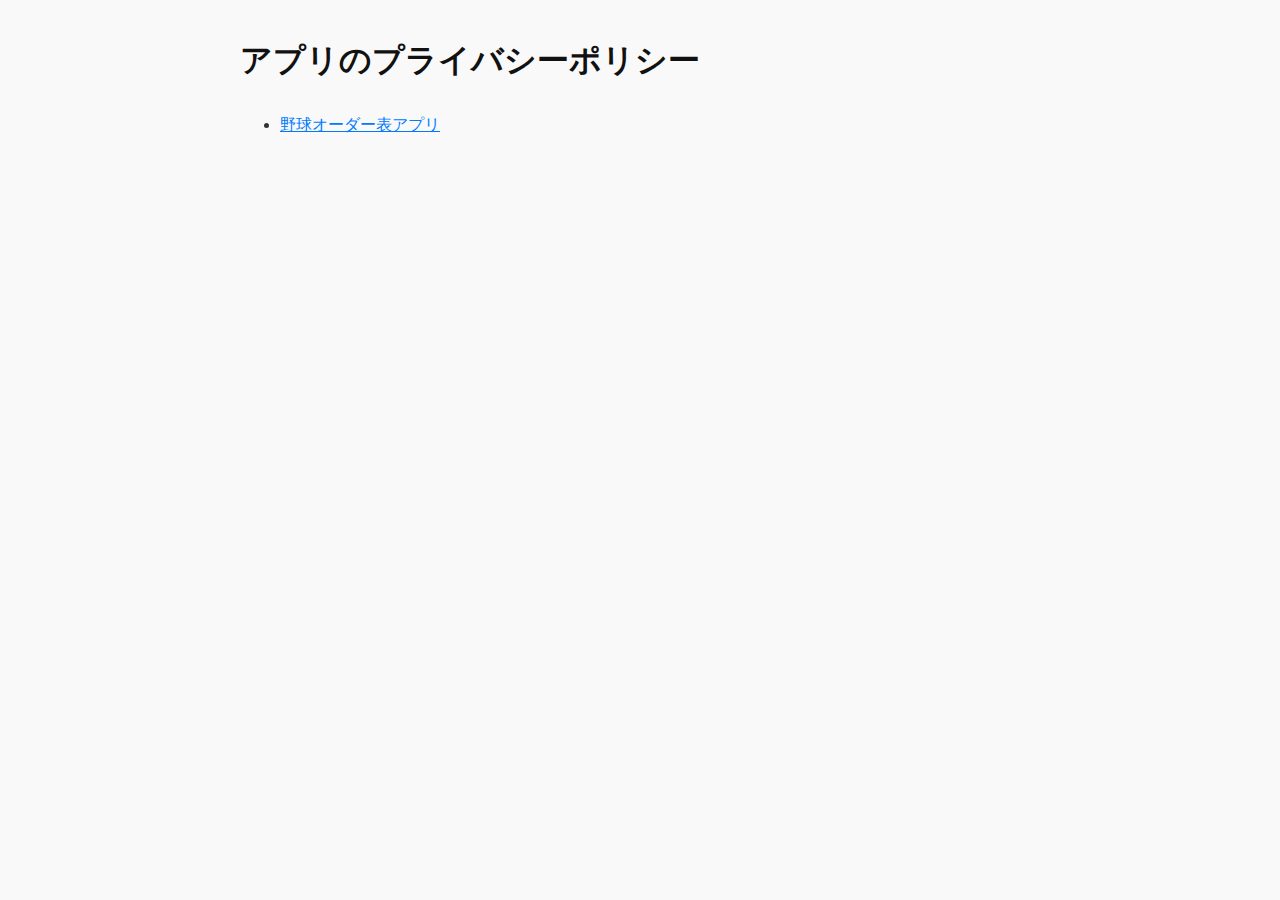
<file: index.html>
<!DOCTYPE html>
<html lang="ja">
  <head>
    <meta charset="utf-8" />
    <title>Privacy Policies</title>
    <link rel="stylesheet" href="assets/common.css" />
  </head>
  <body>
    <main>
      <h1>アプリのプライバシーポリシー</h1>
      <ul>
        <li>
          <a href="baseball-order.html">野球オーダー表アプリ</a>
        </li>
      </ul>
    </main>
  </body>
</html>
</file>
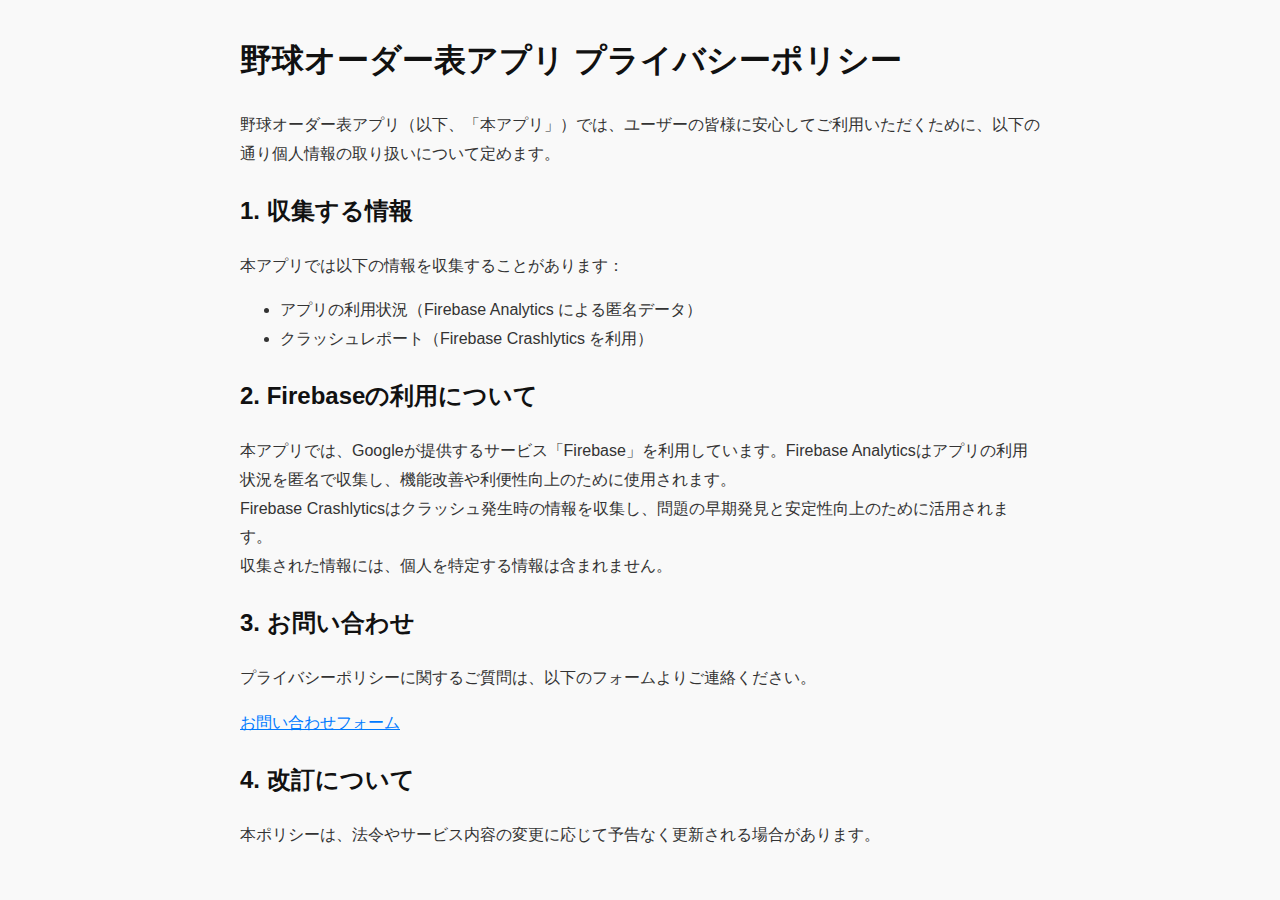
<file: baseball-order.html>
<!DOCTYPE html>
<html lang="ja">
  <head>
    <meta charset="utf-8" />
    <meta name="viewport" content="width=device-width, initial-scale=1.0" />
    <title>野球オーダー表アプリ プライバシーポリシー</title>
    <link rel="stylesheet" href="assets/common.css" />
  </head>
  <body>
    <main>
      <h1>野球オーダー表アプリ プライバシーポリシー</h1>
      <p>
        野球オーダー表アプリ（以下、「本アプリ」）では、ユーザーの皆様に安心してご利用いただくために、以下の通り個人情報の取り扱いについて定めます。
      </p>

      <h2>1. 収集する情報</h2>
      <p>本アプリでは以下の情報を収集することがあります：</p>
      <ul>
        <li>アプリの利用状況（Firebase Analytics による匿名データ）</li>
        <li>クラッシュレポート（Firebase Crashlytics を利用）</li>
      </ul>

      <h2>2. Firebaseの利用について</h2>
      <p>
        本アプリでは、Googleが提供するサービス「Firebase」を利用しています。Firebase Analyticsはアプリの利用状況を匿名で収集し、機能改善や利便性向上のために使用されます。<br />
        Firebase Crashlyticsはクラッシュ発生時の情報を収集し、問題の早期発見と安定性向上のために活用されます。<br />
        収集された情報には、個人を特定する情報は含まれません。
      </p>

      <h2>3. お問い合わせ</h2>
      <p>プライバシーポリシーに関するご質問は、以下のフォームよりご連絡ください。</p>
      <p>
        <a href="https://forms.gle/cqF3mJDi3aNyjR7x6" target="_blank" rel="noopener noreferrer"
          >お問い合わせフォーム</a
        >
      </p>

      <h2>4. 改訂について</h2>
      <p>本ポリシーは、法令やサービス内容の変更に応じて予告なく更新される場合があります。</p>
    </main>
  </body>
</html>
</file>
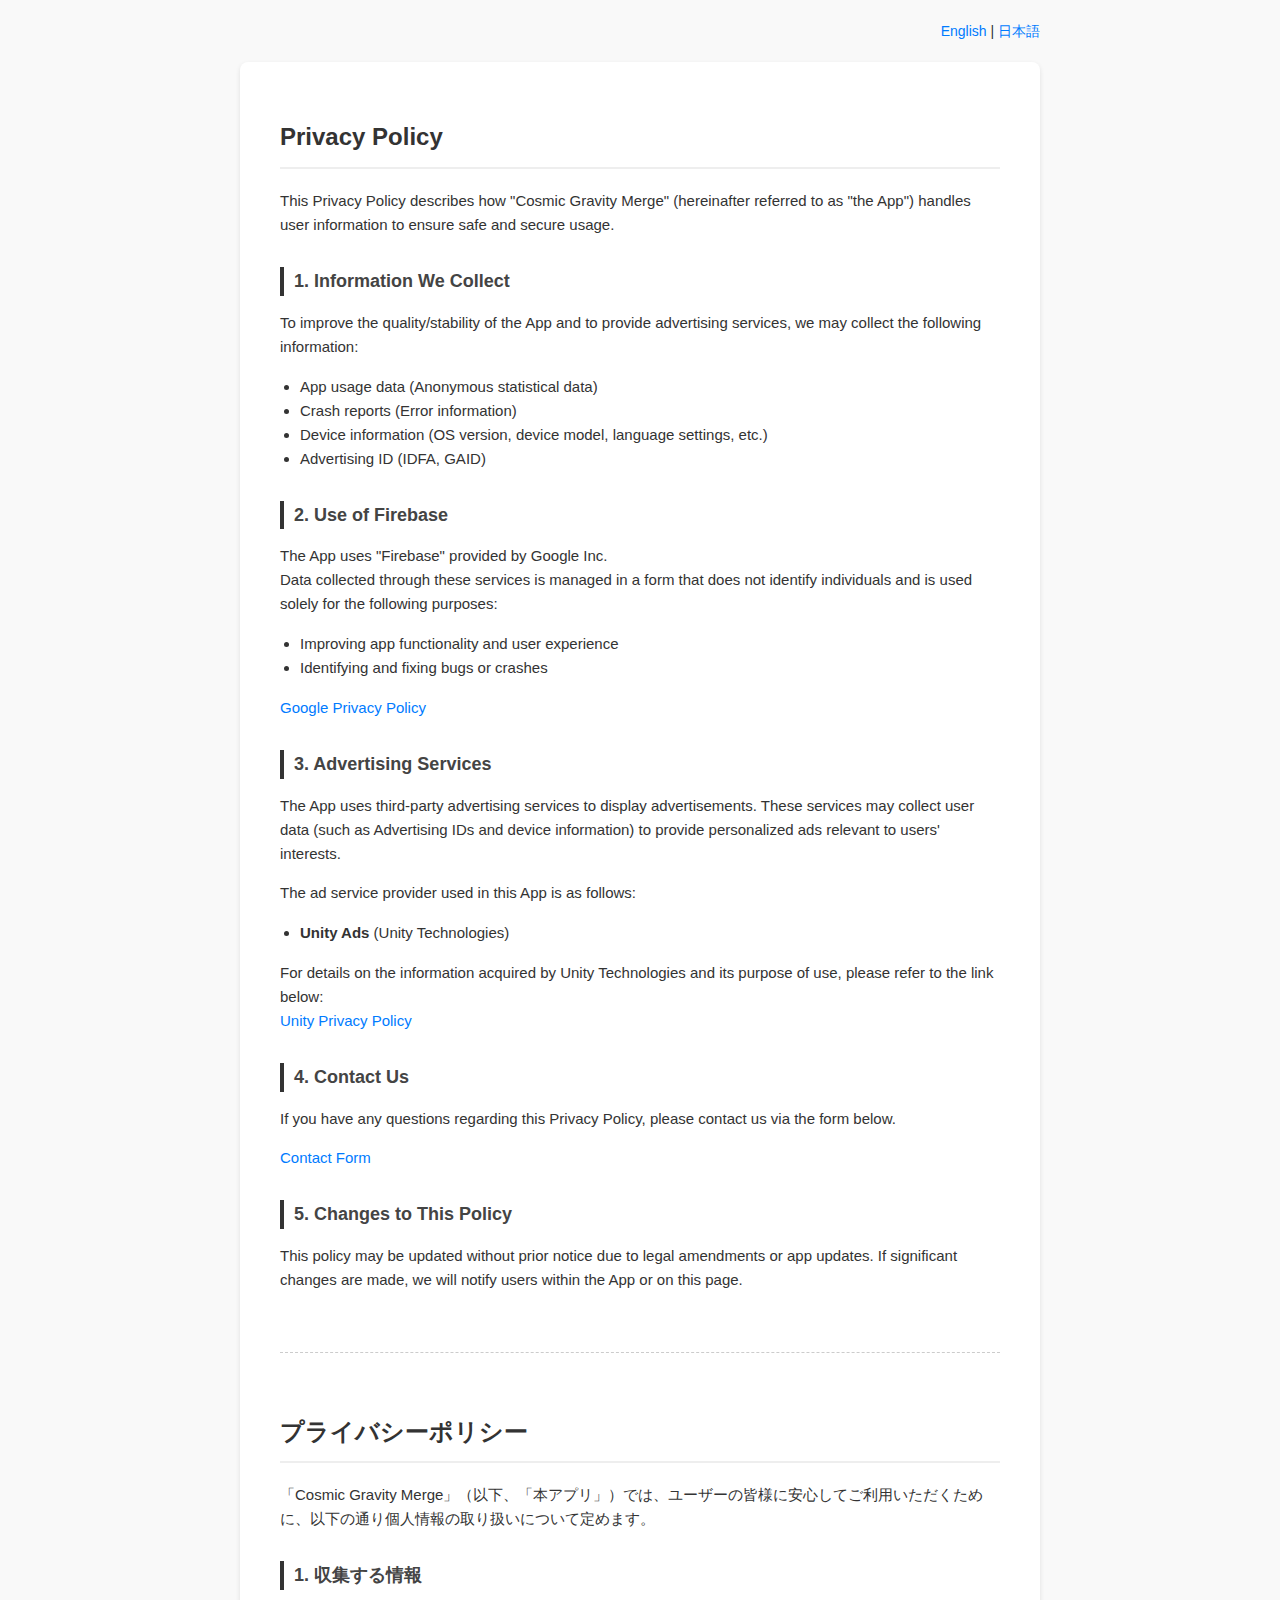
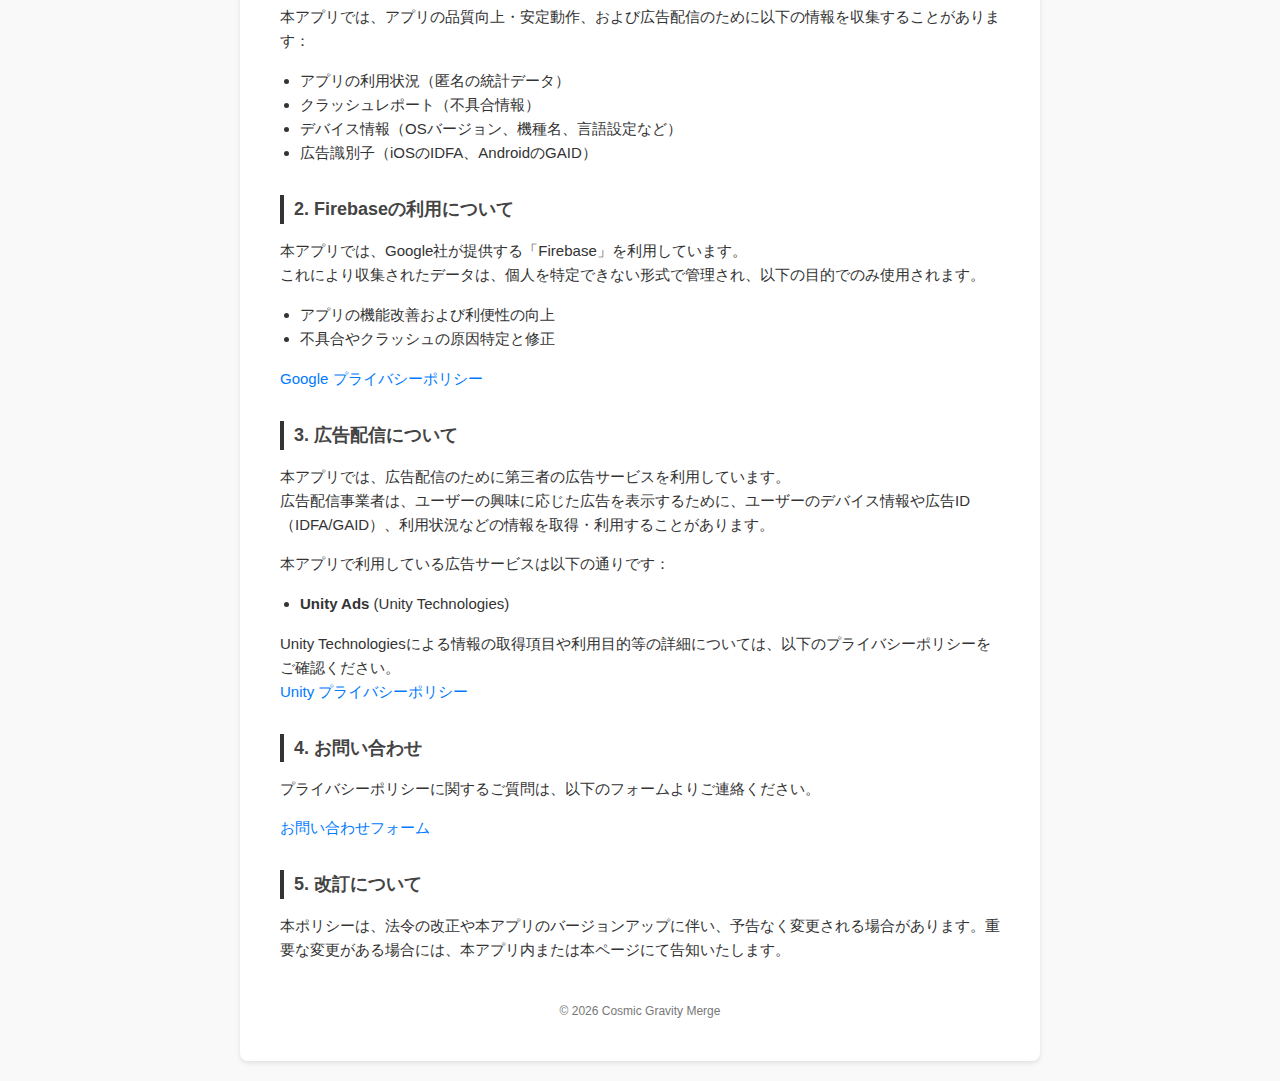
<file: comic-merge.html>
<!DOCTYPE html>
<html lang="ja">
<head>
    <meta charset="UTF-8">
    <meta name="viewport" content="width=device-width, initial-scale=1.0">
    <title>Privacy Policy - Cosmic Gravity Merge / 宇宙ゲーム</title>
    <style>
        body {
            font-family: -apple-system, BlinkMacSystemFont, "Segoe UI", Roboto, "Helvetica Neue", Arial, sans-serif;
            line-height: 1.6;
            color: #333;
            max-width: 800px;
            margin: 0 auto;
            padding: 20px;
            background-color: #f9f9f9;
        }
        main {
            background-color: #fff;
            padding: 40px;
            border-radius: 8px;
            box-shadow: 0 2px 5px rgba(0,0,0,0.1);
        }
        h1 {
            border-bottom: 2px solid #eee;
            padding-bottom: 10px;
            margin-bottom: 20px;
            font-size: 24px;
        }
        h2 {
            margin-top: 30px;
            font-size: 18px;
            color: #444;
            border-left: 4px solid #333;
            padding-left: 10px;
        }
        p, li {
            font-size: 15px;
        }
        ul {
            padding-left: 20px;
        }
        a {
            color: #007bff;
            text-decoration: none;
        }
        a:hover {
            text-decoration: underline;
        }
        .lang-switch {
            text-align: right;
            margin-bottom: 20px;
            font-size: 14px;
        }
        .divider {
            margin: 60px 0;
            border-top: 1px dashed #ccc;
        }
        .footer {
            margin-top: 40px;
            text-align: center;
            font-size: 12px;
            color: #777;
        }
    </style>
</head>
<body>

    <div class="lang-switch">
        <a href="#en">English</a> | <a href="#ja">日本語</a>
    </div>

    <main>
        <section id="en">
            <h1>Privacy Policy</h1>
            <p>
                This Privacy Policy describes how "Cosmic Gravity Merge" (hereinafter referred to as "the App") handles user information to ensure safe and secure usage.
            </p>

            <h2>1. Information We Collect</h2>
            <p>To improve the quality/stability of the App and to provide advertising services, we may collect the following information:</p>
            <ul>
                <li>App usage data (Anonymous statistical data)</li>
                <li>Crash reports (Error information)</li>
                <li>Device information (OS version, device model, language settings, etc.)</li>
                <li>Advertising ID (IDFA, GAID)</li>
            </ul>

            <h2>2. Use of Firebase</h2>
            <p>
                The App uses "Firebase" provided by Google Inc.<br>
                Data collected through these services is managed in a form that does not identify individuals and is used solely for the following purposes:
            </p>
            <ul>
                <li>Improving app functionality and user experience</li>
                <li>Identifying and fixing bugs or crashes</li>
            </ul>
            <p>
                <a href="https://policies.google.com/privacy" target="_blank" rel="noopener noreferrer">Google Privacy Policy</a>
            </p>

            <h2>3. Advertising Services</h2>
            <p>
                The App uses third-party advertising services to display advertisements. These services may collect user data (such as Advertising IDs and device information) to provide personalized ads relevant to users' interests.
            </p>
            <p>The ad service provider used in this App is as follows:</p>
            <ul>
                <li><strong>Unity Ads</strong> (Unity Technologies)</li>
            </ul>
            <p>
                For details on the information acquired by Unity Technologies and its purpose of use, please refer to the link below:<br>
                <a href="https://unity3d.com/legal/privacy-policy" target="_blank" rel="noopener noreferrer">Unity Privacy Policy</a>
            </p>
            <h2>4. Contact Us</h2>
            <p>If you have any questions regarding this Privacy Policy, please contact us via the form below.</p>
            <p>
                <a href="https://forms.gle/YOUR_FORM_ID" target="_blank" rel="noopener noreferrer">Contact Form</a>
            </p>

            <h2>5. Changes to This Policy</h2>
            <p>This policy may be updated without prior notice due to legal amendments or app updates. If significant changes are made, we will notify users within the App or on this page.</p>
        </section>

        <div class="divider"></div>

        <section id="ja">
            <h1>プライバシーポリシー</h1>
            <p>
                「Cosmic Gravity Merge」（以下、「本アプリ」）では、ユーザーの皆様に安心してご利用いただくために、以下の通り個人情報の取り扱いについて定めます。
            </p>

            <h2>1. 収集する情報</h2>
            <p>本アプリでは、アプリの品質向上・安定動作、および広告配信のために以下の情報を収集することがあります：</p>
            <ul>
                <li>アプリの利用状況（匿名の統計データ）</li>
                <li>クラッシュレポート（不具合情報）</li>
                <li>デバイス情報（OSバージョン、機種名、言語設定など）</li>
                <li>広告識別子（iOSのIDFA、AndroidのGAID）</li>
            </ul>

            <h2>2. Firebaseの利用について</h2>
            <p>
                本アプリでは、Google社が提供する「Firebase」を利用しています。<br>
                これにより収集されたデータは、個人を特定できない形式で管理され、以下の目的でのみ使用されます。
            </p>
            <ul>
                <li>アプリの機能改善および利便性の向上</li>
                <li>不具合やクラッシュの原因特定と修正</li>
            </ul>
            <p>
                <a href="https://policies.google.com/privacy" target="_blank" rel="noopener noreferrer">Google プライバシーポリシー</a>
            </p>

            <h2>3. 広告配信について</h2>
            <p>
                本アプリでは、広告配信のために第三者の広告サービスを利用しています。<br>
                広告配信事業者は、ユーザーの興味に応じた広告を表示するために、ユーザーのデバイス情報や広告ID（IDFA/GAID）、利用状況などの情報を取得・利用することがあります。
            </p>
            <p>本アプリで利用している広告サービスは以下の通りです：</p>
            <ul>
                <li><strong>Unity Ads</strong> (Unity Technologies)</li>
            </ul>
            <p>
                Unity Technologiesによる情報の取得項目や利用目的等の詳細については、以下のプライバシーポリシーをご確認ください。<br>
                <a href="https://unity3d.com/legal/privacy-policy" target="_blank" rel="noopener noreferrer">Unity プライバシーポリシー</a>
            </p>
            <h2>4. お問い合わせ</h2>
            <p>プライバシーポリシーに関するご質問は、以下のフォームよりご連絡ください。</p>
            <p>
                <a href="https://forms.gle/YOUR_FORM_ID" target="_blank" rel="noopener noreferrer">お問い合わせフォーム</a>
            </p>

            <h2>5. 改訂について</h2>
            <p>本ポリシーは、法令の改正や本アプリのバージョンアップに伴い、予告なく変更される場合があります。重要な変更がある場合には、本アプリ内または本ページにて告知いたします。</p>
        </section>

        <div class="footer">
            &copy; 2026 Cosmic Gravity Merge
        </div>
    </main>

</body>
</html>
</file>
<file: assets/common.css>
body {
  font-family: sans-serif;
  line-height: 1.8;
  color: #333;
  background-color: #f9f9f9;
}

main {
  max-width: 800px;
  margin: 2em auto;
  padding: 0 1em;
}

h1,
h2 {
  color: #111;
}

a {
  color: #007aff;
}
</file>
